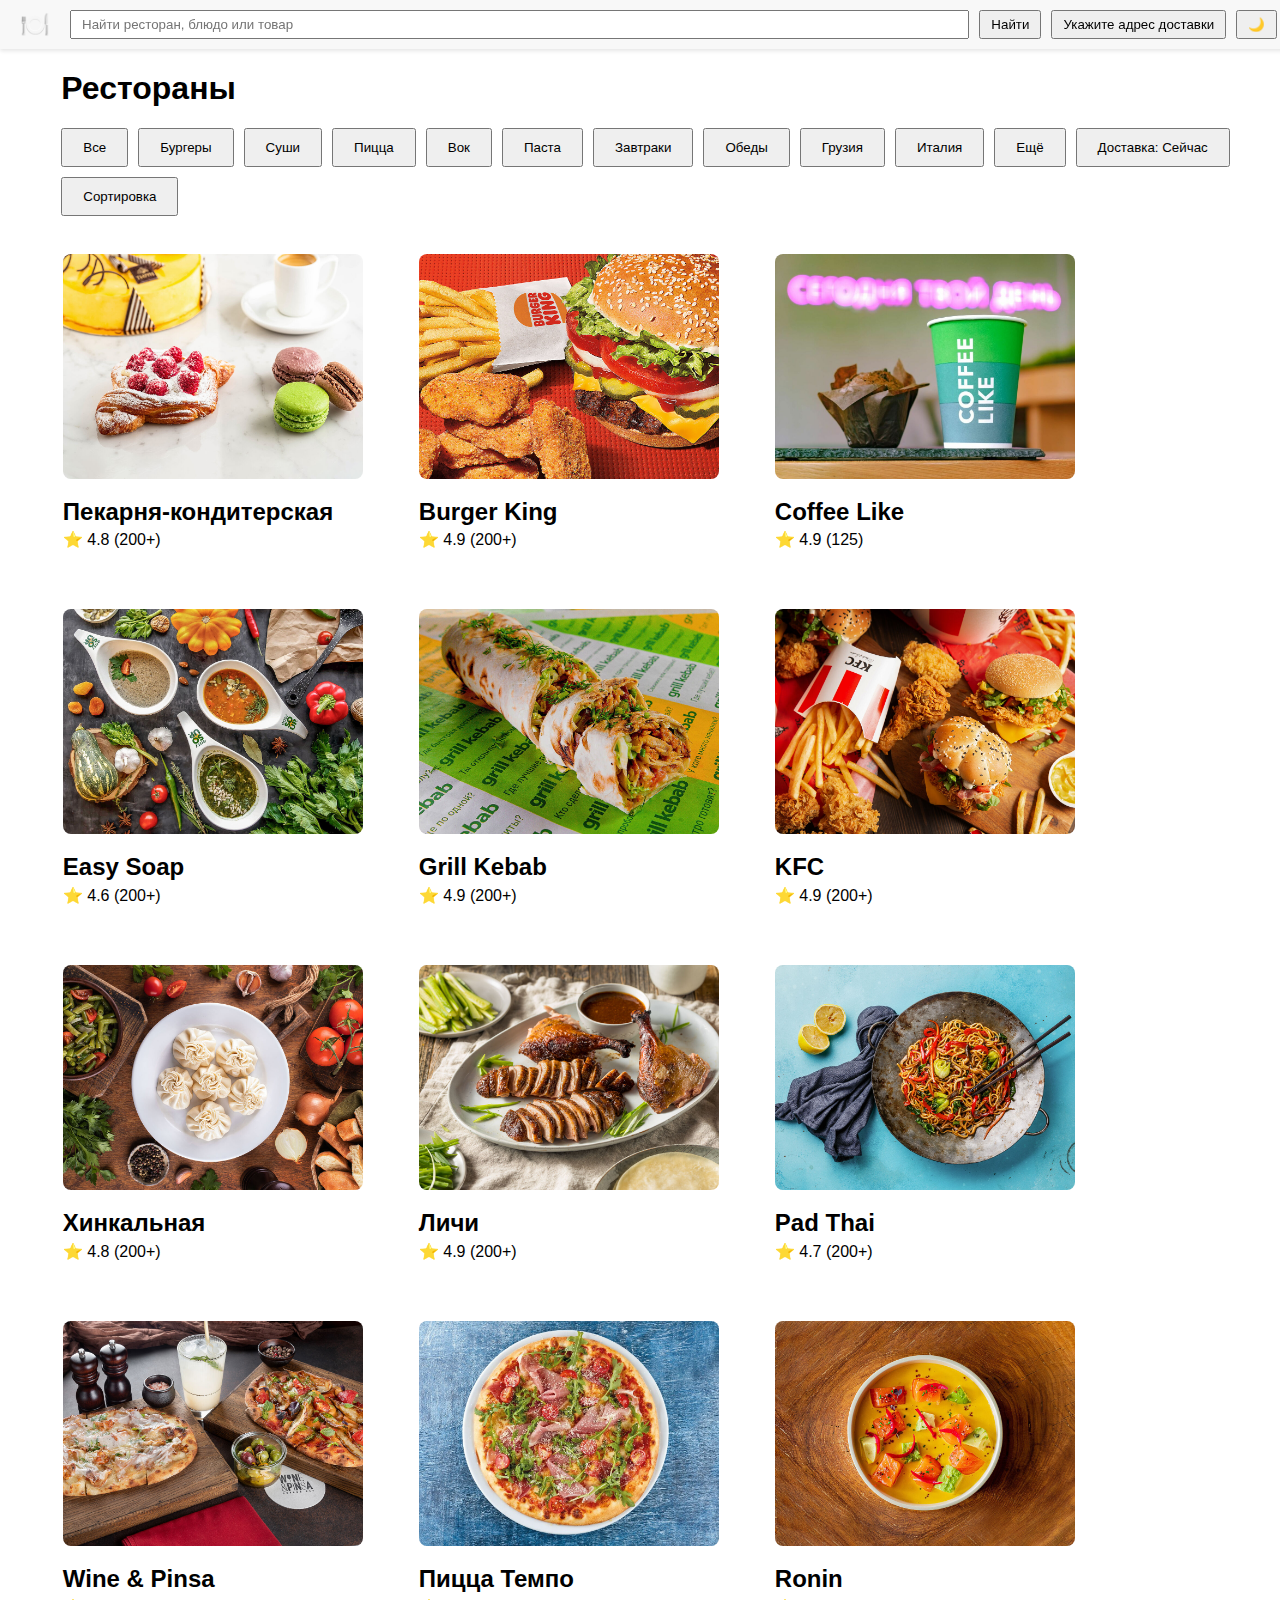
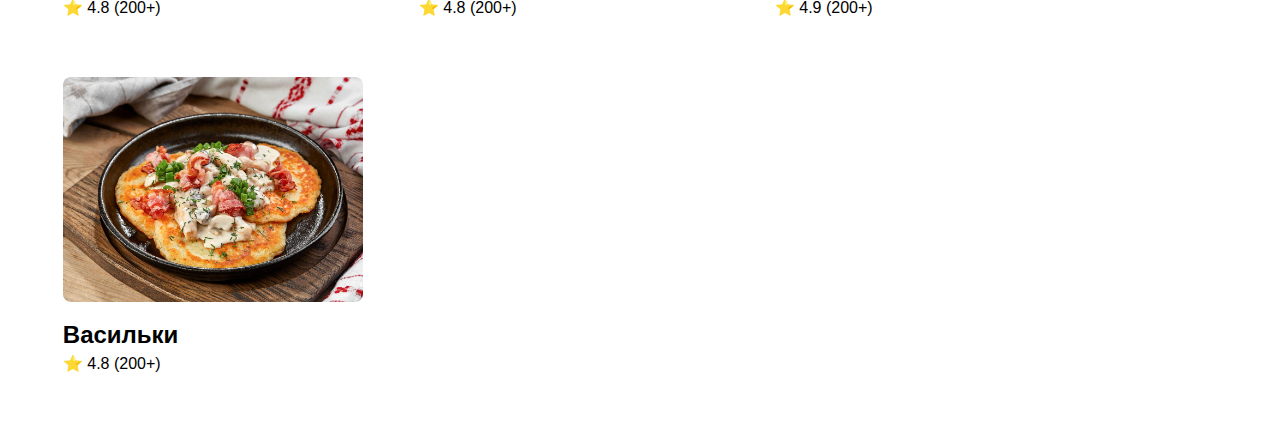
<file: index.html>
<!DOCTYPE html>
<html lang="ru">
<head>
    <meta charset="UTF-8">
    <meta name="viewport" content="width=device-width, initial-scale=1.0">
    <title>Агрегатор Доставки Еды</title>
    <link rel="stylesheet" href="styles.css">
</head>
<body>
    <header>
        <div class="logo">🍽️</div>
        <input type="text" placeholder="Найти ресторан, блюдо или товар">
        <button>Найти</button>
        <!--<button>Укажите адрес доставки</button>-->
        <button class="address-button" onclick="openModal()">Укажите адрес доставки</button>
        <button id="theme-toggle">🌙</button>
    </header>
    <main>
        <div class="maint">
        <div class="rest_2">
        <h1 style="font-weight: bold">Рестораны</h1>
        <div class="categories">
            <button>Все</button>
            <button>Бургеры</button>
            <button>Суши</button>
            <button>Пицца</button>
            <button>Вок</button>
            <button>Паста</button>
            <button>Завтраки</button>
            <button>Обеды</button>
            <button>Грузия</button>
            <button>Италия</button>
            <button>Ещё</button>
            <button>Доставка: Сейчас</button>
            <button>Сортировка</button>
        </div>
        </div>
        <div class="rest">
        <div class="restaurants">
            <a href="restaurant.html">
            <div class="restaurant">
                <img src="images/Bakery.jpg" alt="Sushi House">
                <div class="text_rest">
                <h2>Пекарня-кондитерская</h2>
                <p class="text_rest">⭐ 4.8 (200+)</p>
            </div>
            </div>
        </a>
        <a href="restaurant.html">
            <div class="restaurant">
                <img src="images/BurgerKing.jpg" alt="Golden Coffee">
                <div class="text_rest">
                <h2>Burger King</h2>
                <p class="text_rest">⭐ 4.9 (200+)</p>
            </div>
            </div>
        </a>
            <a href="restaurant.html">
            <div class="restaurant">
                <img src="images/Coffee.jpg" alt="Golden Coffee">
                <div class="text_rest">
                <h2>Coffee Like</h2>
                <p class="text_rest">⭐ 4.9 (125)</p>
            </div>
            </div>
        </a>
            <a href="restaurant.html">
            <div class="restaurant">
                <img src="images/EasySoap.jpg" alt="Golden Coffee">
                <div class="text_rest">
                <h2>Easy Soap</h2>
                <p class="text_rest">⭐ 4.6 (200+)</p>
            </div>
            </div>
        </a>
            <a href="restaurant.html">
            <div class="restaurant">
                <img src="images/Grill.jpg" alt="Golden Coffee">
                <div class="text_rest">
                <h2>Grill Kebab</h2>
                <p class="text_rest">⭐ 4.9 (200+)</p>
            </div>
            </div>
        </a>
            <a href="restaurant.html">
            <div class="restaurant">
                <img src="images/KFC.jpg" alt="Golden Coffee">
                <div class="text_rest">
                <h2>KFC</h2>
                <p class="text_rest">⭐ 4.9 (200+)</p>
            </div>
            </div>
        </a>
            <a href="restaurant.html">
            <div class="restaurant">
                <img src="images/Khinkali.jpg" alt="Golden Coffee">
                <div class="text_rest">
                <h2>Хинкальная</h2>
                <p class="text_rest">⭐ 4.8 (200+)</p>
            </div>
            </div>
        </a>
            <a href="restaurant.html">
            <div class="restaurant">
                <img src="images/Lychee.jpg" alt="Golden Coffee">
                <div class="text_rest">
                <h2>Личи</h2>
                <p class="text_rest">⭐ 4.9 (200+)</p>
            </div>
            </div>
        </a>
            <a href="restaurant.html">
            <div class="restaurant">
                <img src="images/PadThai.jpg" alt="Golden Coffee">
                <div class="text_rest">
                <h2>Pad Thai</h2>
                <p class="text_rest">⭐ 4.7 (200+)</p>
            </div>
            </div>
        </a>
            <a href="restaurant.html">
            <div class="restaurant">
                <img src="images/Pinsa.jpg" alt="Golden Coffee">
                <div class="text_rest">
                <h2>Wine & Pinsa</h2>
                <p class="text_rest">⭐ 4.8 (200+)</p>
            </div>
            </div>
        </a>
            <a href="restaurant.html">
            <div class="restaurant">
                <img src="images/Pizza.jpg" alt="Golden Coffee">
                <div class="text_rest">
                <h2>Пицца Темпо</h2>
                <p class="text_rest">⭐ 4.8 (200+)</p>
            </div>
            </div>
        </a>
            <a href="restaurant.html">
            <div class="restaurant">
                <img src="images/Ronin.jpg" alt="Golden Coffee">
                <div class="text_rest">
                <h2>Ronin</h2>
                <p class="text_rest">⭐ 4.9 (200+)</p>
            </div>
            </div>
        </a>
            <a href="restaurant.html">
            <div class="restaurant">
                <img src="images/Vasilki.jpg" alt="Golden Coffee">
                <div class="text_rest">
                <h2>Васильки</h2>
                <p class="text_rest">⭐ 4.8 (200+)</p>
            </div>
            </div>
        </a>
        </div>
    </div>
</div>

<div id="addressModal" class="modal">
    <div class="modal-content">
        <span class="close" onclick="closeModal()">&times;</span>
        <h2>Введите адрес доставки</h2>
        <input type="text" id="city" placeholder="Город">
        <input type="text" id="street" placeholder="Улица">
        <input type="text" id="house" placeholder="Дом">
        <button onclick="saveAddress()">Сохранить</button>
    </div>
</div>


    </main>
    <script src="script.js"></script>
</body>
</html>
</file>
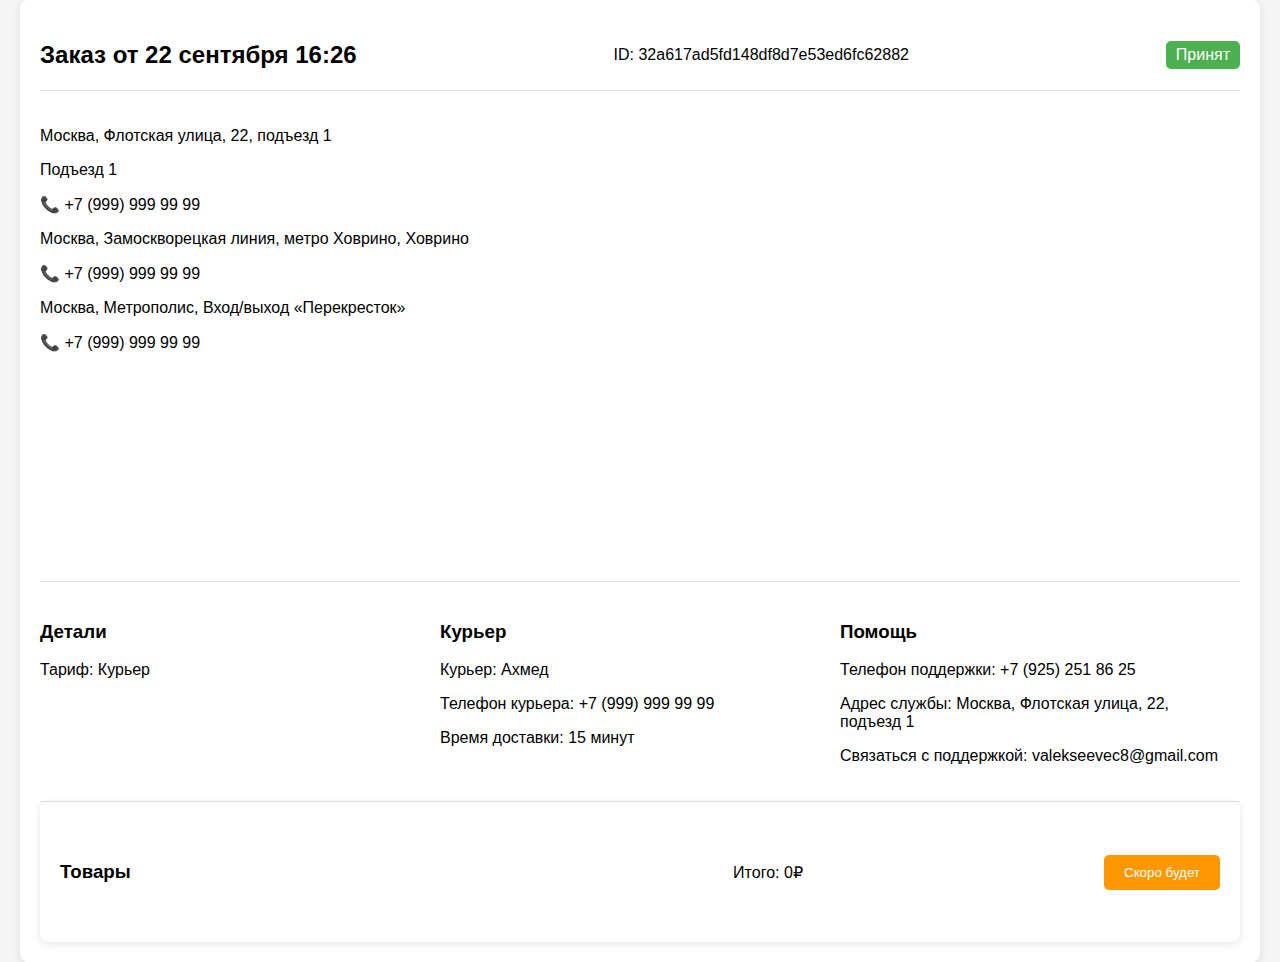
<file: order.html>
<!DOCTYPE html>
<html lang="en">
<head>
    <meta charset="UTF-8">
    <meta name="viewport" content="width=device-width, initial-scale=1.0">
    <title>Отслеживание заказа</title>
    <link rel="stylesheet" href="order.css">
</head>
<body>
    <div class="order-tracking">
        <div class="order-header">
            <h2>Заказ от 22 сентября 16:26</h2>
            <p>ID: 32a617ad5fd148df8d7e53ed6fc62882</p>
            <span class="order-status">Принят</span>
        </div>
        <div class="order-details">
            <div class="order-addresses">
                <div class="address">
                    <p>Москва, Флотская улица, 22, подъезд 1</p>
                    <p>Подъезд 1</p>
                    <p>📞 +7 (999) 999 99 99</p>
                </div>
                <div class="address">
                    <p>Москва, Замоскворецкая линия, метро Ховрино, Ховрино</p>
                    <p>📞 +7 (999) 999 99 99</p>
                </div>
                <div class="address">
                    <p>Москва, Метрополис, Вход/выход «Перекресток»</p>
                    <p>📞 +7 (999) 999 99 99</p>
                </div>
            </div>
            <div class="order-map">
                <iframe src="https://www.google.com/maps/embed?pb=!1m18!1m12!1m3!1d577317.9718771386!2d37.3855235!3d55.58202595!2m3!1f0!2f0!3f0!3m2!1i1024!2i768!4f13.1!3m3!1m2!1s0x46b54afc73d4b0c9%3A0x3d44d6cc5757cf4c!2z0JzQvtGB0LrQstCwLCDQoNC-0YHRgdC40Y8!5e0!3m2!1sru!2sno!4v1717427065785!5m2!1sru!2sno" width="600" height="450" style="border:0;" allowfullscreen="" loading="lazy" referrerpolicy="no-referrer-when-downgrade"></iframe>
            </div>
        </div>
        <div class="order-info">
            <div class="order-details-section">
                <h3>Детали</h3>
                <p>Тариф: Курьер</p>
            </div>
            <div class="courier-info">
                <h3>Курьер</h3>
                <p>Курьер: Ахмед</p>
                <p>Телефон курьера: +7 (999) 999 99 99</p>
                <p>Время доставки: 15 минут</p>
            </div>
            <div class="order-help">
                <h3>Помощь</h3>
                <p>Телефон поддержки: +7 (925) 251 86 25</p>
                <p>Адрес службы: Москва, Флотская улица, 22, подъезд 1</p>
                <p>Связаться с поддержкой: valekseevec8@gmail.com</p>
            </div>
        </div>


            <div class="order-tracking">
                <!-- остальной контент -->
                <div class="order-items">
                    <h3>Товары</h3>
                    <div class="cart-items"></div>
                    <p class="cart-total"></p>
                    <button><a href="index.html">Скоро будет</a></button>
                </div>
            </div>
        

    </div>

    <script src="order.js"></script>
</body>
</html>
</file>
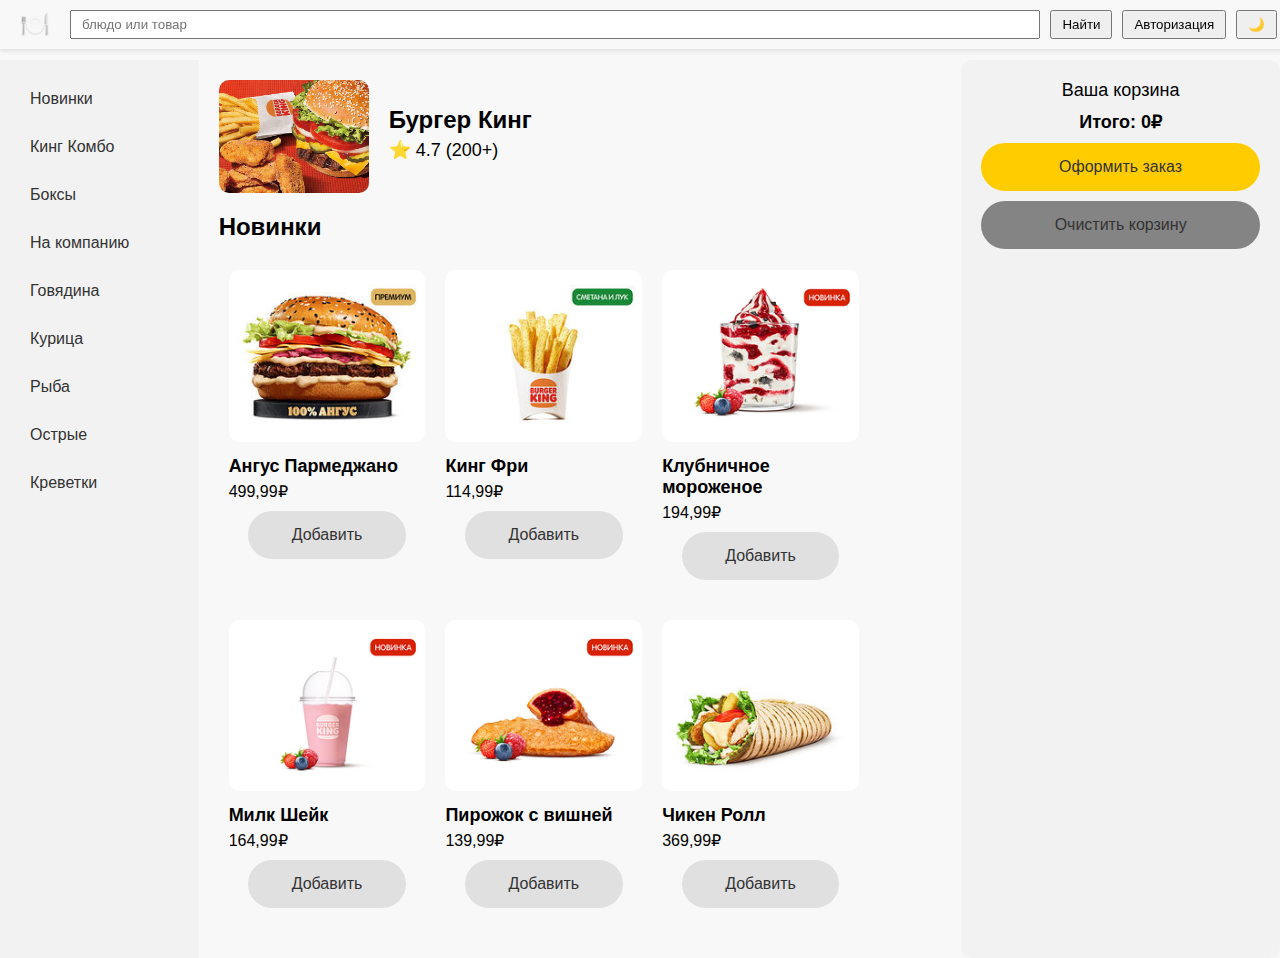
<file: restaurant.html>
<!DOCTYPE html>
<html lang="ru">
<head>
    <meta charset="UTF-8">
    <meta name="viewport" content="width=device-width, initial-scale=1.0">
    <title>Restaurant Menu</title>
    <link rel="stylesheet" href="rest.css">
</head>
    <body>
        <header>
            <div class="logo"><a href="index.html">🍽️</a></div>
            <input type="text" placeholder="блюдо или товар">
            <button>Найти</button>
            <!--<button>Укажите адрес доставки</button>-->
            <button class="auth-button" onclick="openModal()">Авторизация</button>
            <button id="theme-toggle">🌙</button>
        </header>
    
        <div class="content">
            <div class="sidebar">
                <a href="#">Новинки</a>
                <a href="#">Кинг Комбо</a>
                <a href="#">Боксы</a>
                <a href="#">На компанию</a>
                <a href="#">Говядина</a>
                <a href="#">Курица</a>
                <a href="#">Рыба</a>
                <a href="#">Острые</a>
                <a href="#">Креветки</a>
            </div>
    
            <div class="main-content">
                <div class="restaurant-header">
                    <img src="images/BurgerKing.jpg" alt="Бургер Кинг" width="150">
                    <div>
                        <h2>Бургер Кинг</h2>
                        <p>⭐ 4.7 (200+)</p>
                    </div>
                </div>
                <h2>Новинки</h2>
                <div class="dishes">
                    <div class="dish" data-name="Ангус Пармеджано" data-price="499,99₽">
                        <img src="menu/burger.jpeg" alt="Новинка 1">
                        <h3>Ангус Пармеджано</h3>
                        <p class="price">499,99₽</p>
                        <button class="add-button">Добавить</button>
                    </div>
                    <div class="dish" data-name="Кинг Фри" data-price="114,99₽">
                        <img src="menu/free.jpeg" alt="Новинка 2">
                        <h3>Кинг Фри</h3>
                        <p class="price">114,99₽</p>
                        <button class="add-button">Добавить</button>
                    </div>
                    <div class="dish" data-name="Клубничное мороженое" data-price="194,99₽">
                        <img src="menu/ice.png" alt="Новинка 3">
                        <h3>Клубничное мороженое</h3>
                        <p class="price">194,99₽</p>
                        <button class="add-button">Добавить</button>
                    </div>
                    <div class="dish" data-name="Милк Шейк" data-price="164,99₽">
                        <img src="menu/milk.png" alt="Новинка 3">
                        <h3>Милк Шейк</h3>
                        <p class="price">164,99₽</p>
                        <button class="add-button">Добавить</button>
                    </div>
                    <div class="dish" data-name="Пирожок с вишней" data-price="139,99₽">
                        <img src="menu/piroshok.png" alt="Новинка 3">
                        <h3>Пирожок с вишней</h3>
                        <p class="price">139,99₽</p>
                        <button class="add-button">Добавить</button>
                    </div>
                    <div class="dish" data-name="Чикен Ролл" data-price="369,99₽">
                        <img src="menu/roll.jpeg" alt="Новинка 3">
                        <h3>Чикен Ролл</h3>
                        <p class="price">369,99₽</p>
                        <button class="add-button">Добавить</button>
                    </div>
                </div>
            </div>
    
            <div class="cart">
                <p>Ваша корзина</p>
                <div class="cart-items"></div>
                <p class="cart-total">Итого: 0₽</p>
                <button class="order-button"><a href="order.html">Оформить заказ</a></button>
                <button class="clear-cart-button">Очистить корзину</button>

            </div>
        </div>

<div id="addressModal" class="modal">
    <div class="modal-content">
        <span class="close" onclick="closeModal()">&times;</span>
        <h2>Введите адрес доставки</h2>
        <input type="text" id="city" placeholder="Город">
        <input type="text" id="street" placeholder="Улица">
        <input type="text" id="house" placeholder="Дом">
        <button onclick="saveAddress()">Сохранить</button>
    </div>
</div>

<div id="auth-modal" class="modal">
    <div class="modal-content">
        <button class="close-button" id="close-modal">&times;</button>
        <div class="tab">
            <button id="login-tab" class="active">Войти</button>
            <button id="register-tab">Зарегистрироваться</button>
        </div>
        <div id="login-form" class="auth-form">
            <input type="text" placeholder="Имя пользователя">
            <input type="password" placeholder="Пароль">
            <button>Войти</button>
        </div>
        <div id="register-form" class="auth-form" style="display: none;">
            <input type="text" placeholder="Имя пользователя">
            <input type="email" placeholder="Электронная почта">
            <input type="password" placeholder="Пароль">
            <button>Зарегистрироваться</button>
        </div>
    </div>
</div>

        <script src="rest.js"></script>
    </body>
    </html>
</file>
<file: styles.css>
body {
    font-family: Arial, sans-serif;
    margin: 0;
    padding: 0;
    background-color: #fff;
    color: #000;
    transition: background-color 0.3s, color 0.3s;
    font-family: Arial, sans-serif;
}

header {
    display: flex;
    align-items: center;
    position: fixed;
    z-index: 1000;
    top: 0;
    left: 0;
    width: 99%;
    padding: 10px 20px;
    background-color: #f8f8f8;
    box-shadow: 0 2px 4px rgba(0, 0, 0, 0.1);
}

.maint {
    margin-top: 50px;
}

header .logo {
    font-size: 24px;
    margin-right: 20px;
}

header input {
    flex-grow: 1;
    padding: 5px 10px;
    margin-right: 10px;
}

header button {
    padding: 5px 10px;
    margin-right: 10px;
    cursor: pointer;
}

main {
    padding: 20px;
}

.categories {
    display: flex;
    flex-wrap: wrap;
    gap: 10px;
    margin-bottom: 20px;
}

.categories button {
    padding: 10px 20px;
    cursor: pointer;
}

.rest {
    justify-content: center;
    align-items: center;
    margin-left: 2%;
    margin-top: 3%;
}

.rest_2 {
    justify-content: center;
    align-items: center;
    margin-left: 3.33%;
}

.restaurants {
    display: flex;
    gap: 20px;
    flex-wrap: wrap;
}

.restaurant {
    width: 300px;
    text-align: left;
    max-height: 333px;
    min-height: 254px;
    padding-left: 18px;
    margin-bottom: 40px;
    padding-right: 18px;
}

a {
    text-decoration: none;
    color: inherit;
    display: block; /* Делает всю область ссылки кликабельной */
}

.restaurant img {
    width: 100%;
    border-radius: 8px;
    margin-bottom: 10px;
    transition: transform 0.3s ease;
}

.restaurant img:hover {
    transform: scale(1.1); /* Увеличение изображения при наведении */
}

.text_rest {
    margin-top: -15px;
}

.dark-mode {
    background-color: #121212;
    color: #ffffff;
}

.dark-mode header {
    background-color: #1e1e1e;
}

.dark-mode button {
    background-color: #333;
    color: #fff;
}

body.dark-mode .modal-content {
    background-color: #2c2c2c;
    color: #f1f1f1;
}

.modal {
    display: none; /* Скрывает модальное окно по умолчанию */
    position: fixed;
    z-index: 1001;
    left: 0;
    top: 0;
    width: 100%;
    height: 100%;
    overflow: auto;
    background-color: rgba(0, 0, 0, 0.5); /* Полупрозрачный черный фон */
    justify-content: center;
    align-items: center;
}

.modal-content {
    background-color: white;
    padding: 20px;
    border-radius: 10px;
    width: 90%;
    max-width: 400px;
    box-shadow: 0 0 10px rgba(0, 0, 0, 0.1);
}

.modal-content h2 {
    margin-top: 0;
}

.modal-content input {
    display: block;
    width: 100%;
    padding: 10px;
    margin: 10px 0;
    box-sizing: border-box;
    border: 1px solid #ddd;
    border-radius: 5px; /* Закругленные поля */
}

.modal-content button {
    display: inline-block;
    padding: 10px 20px;
    background-color: #333;
    color: white;
    border: none;
    cursor: pointer;
    border-radius: 5px; /* Закругленная кнопка */
}

.close {
    color: #aaa;
    float: right;
    font-size: 28px;
    font-weight: bold;
}

.close:hover,
.close:focus {
    color: black;
    text-decoration: none;
    cursor: pointer;
}
</file>
<file: order.css>
body {
    font-family: Arial, sans-serif;
    margin: 0;
    padding: 0;
    background-color: #f5f5f5;
}

.order-tracking {
    max-width: 1200px;
    margin: 0 auto;
    padding: 20px;
    background-color: #fff;
    border-radius: 8px;
    box-shadow: 0 2px 8px rgba(0, 0, 0, 0.1);
}

.order-header {
    display: flex;
    justify-content: space-between;
    align-items: center;
    padding: 10px 0;
    border-bottom: 1px solid #e0e0e0;
}

.order-header h2 {
    margin: 0;
}

.order-status {
    padding: 5px 10px;
    background-color: #4caf50;
    color: #fff;
    border-radius: 5px;
}

.order-details {
    display: flex;
    justify-content: space-between;
    padding: 20px 0;
    border-bottom: 1px solid #e0e0e0;
}

.order-addresses {
    flex: 1;
}

.address {
    margin-bottom: 10px;
}

.order-map {
    flex: 1;
    display: flex;
    justify-content: center;
    align-items: center;
}

.order-map img {
    max-width: 100%;
    border-radius: 8px;
}

.order-info {
    display: flex;
    justify-content: space-between;
    padding: 20px 0;
    border-bottom: 1px solid #e0e0e0;
}

.order-details-section, .courier-info, .order-help {
    flex: 1;
    margin-right: 20px;
}

.order-help button {
    background-color: #ff9800;
    color: #fff;
    border: none;
    padding: 10px 20px;
    border-radius: 5px;
    cursor: pointer;
}

.order-items {
    padding: 20px 0;
    display: flex;
    justify-content: space-between;
    align-items: center;
}

.order-items button {
    background-color: #ff9800;
    color: #fff;
    border: none;
    padding: 10px 20px;
    border-radius: 5px;
    cursor: pointer;
}

a {
    text-decoration: none;
    color: inherit;
    display: block; /* Делает всю область ссылки кликабельной */
}
</file>
<file: rest.css>
body {
    margin: 0;
    padding: 0;
    font-family: Arial, sans-serif;
    background-color: #f8f8f8;
}

header {
    display: flex;
    align-items: center;
    position: fixed;
    z-index: 1000;
    top: 0;
    left: 0;
    width: 99%;
    padding: 10px 20px;
    background-color: #f8f8f8;
    box-shadow: 0 2px 4px rgba(0, 0, 0, 0.1);
}

.maint {
    margin-top: 50px;
}

header .logo {
    font-size: 24px;
    margin-right: 20px;
}

header input {
    flex-grow: 1;
    padding: 5px 10px;
    margin-right: 10px;
}

header button {
    padding: 5px 10px;
    margin-right: 10px;
    cursor: pointer;
}

.search-bar {
    display: flex;
    align-items: center;
}

.search-bar input {
    padding: 10px;
    border: 1px solid #ddd;
    border-radius: 5px;
    margin-right: 10px;
}

.search-bar button {
    padding: 10px;
    border: none;
    background-color: #ffcc00;
    border-radius: 5px;
    cursor: pointer;
}

.content {
    display: flex;
    padding-top: 60px;
}

.sidebar {
    width: 20%;
    background-color: #f2f2f2;
    padding: 20px;
    box-sizing: border-box;
}

.sidebar a {
    display: block;
    padding: 10px;
    margin-bottom: 10px;
    color: #333;
    text-decoration: none;
    border-radius: 5px;
}

.sidebar a:hover {
    background-color: #ddd;
}

.main-content {
    width: 80%;
    padding: 20px;
    box-sizing: border-box;
}

.restaurant-header {
    display: flex;
    align-items: center;
    margin-bottom: 20px;
}

.restaurant-header img {
    border-radius: 10px;
    margin-right: 20px;
}

.restaurant-header h2 {
    margin: 0;
    font-size: 24px;
}

.restaurant-header p {
    margin: 5px 0;
    font-size: 18px;
}

.dishes {
    display: flex;
    flex-wrap: wrap;
}

.dish {
    width: 30%;
    padding: 10px;
    box-sizing: border-box;
    margin-bottom: 20px;
}

.dish img {
    width: 100%;
    border-radius: 10px;
}

.dish h3 {
    margin: 10px 0 5px;
    font-size: 18px;
}

.dish p {
    margin: 0;
    font-size: 16px;
}

.cart {
    background-color: #f2f2f2;
    padding: 20px;
    border-radius: 10px;
    text-align: center;
}

.cart p {
    margin: 0;
    font-size: 18px;
}

.add-button {
    display: block;
    margin: 10px auto 0;
    padding: 15px 30px;
    background-color: #e0e0e0;
    color: #333;
    border: none;
    border-radius: 30px;
    cursor: pointer;
    font-size: 16px;
    width: 80%;
}

.add-button:hover {
    background-color: #ffbb00;
}

.cart {
    background-color: #f2f2f2;
    padding: 20px;
    border-radius: 10px;
    text-align: center;
}

.cart p {
    margin: 0;
    font-size: 18px;
}



.cart-items {
    margin: 10px 0;
}

.cart-total {
    font-size: 18px;
    font-weight: bold;
}

.order-button {
    padding: 15px 30px;
    background-color: #ffcc00;
    color: #333;
    border: none;
    border-radius: 30px;
    cursor: pointer;
    font-size: 16px;
    width: 100%;
    margin-top: 10px;
}

.order-button:hover {
    background-color: #ffbb00;
}

.dark-mode {
    background-color: #121212;
    color: #ffffff;
}

.dark-mode header {
    background-color: #1e1e1e;
}

.dark-mode button {
    background-color: #333;
    color: #fff;
}

body.dark-mode .modal-content {
    background-color: #2c2c2c;
    color: #f1f1f1;
}

.dark-mode .cart {
    background-color: #191919;
    color: #ffffff;
}

.dark-mode .sidebar {
    background-color: #191919;
    color: #ffffff;
}

.dark-mode .sidebar a {
    background-color: #191919;
    color: #ffffff;
}

.dark-mode .sidebar a:hover {
    background-color: #333333;
}

.modal {
    display: none;
    position: fixed;
    top: 0;
    left: 0;
    width: 100%;
    height: 100%;
    background-color: rgba(0, 0, 0, 0.5);
    justify-content: center;
    align-items: center;
    z-index: 1001;
}

.modal-content {
    background-color: #fff;
    padding: 20px;
    border-radius: 10px;
    width: 300px;
    text-align: center;
}

.modal-content input {
    width: calc(100% - 20px);
    padding: 10px;
    margin: 10px 0;
    border: 1px solid #ddd;
    border-radius: 5px;
}

.modal-content button {
    padding: 10px 20px;
    border: none;
    background-color: #ffcc00;
    border-radius: 30px;
    cursor: pointer;
}

.modal-content button:hover {
    background-color: #ffbb00;
}

.close-button {
    position: absolute;
    top: 10px;
    right: 10px;
    background-color: transparent;
    border: none;
    font-size: 20px;
    cursor: pointer;
}

.tab {
    display: flex;
    justify-content: space-around;
    margin-bottom: 20px;
}

.tab button {
    background-color: transparent;
    border: none;
    font-size: 16px;
    cursor: pointer;
}

.tab button.active {
    font-weight: bold;
}

a {
    text-decoration: none;
    color: inherit;
    display: block; /* Делает всю область ссылки кликабельной */
}

.clear-cart-button {
    padding: 15px 30px;
    background-color: #848484;
    color: #333;
    border: none;
    border-radius: 30px;
    cursor: pointer;
    font-size: 16px;
    width: 100%;
    margin-top: 10px;
}

.clear-cart-button:hover {
    background-color: #979797;
}
</file>
